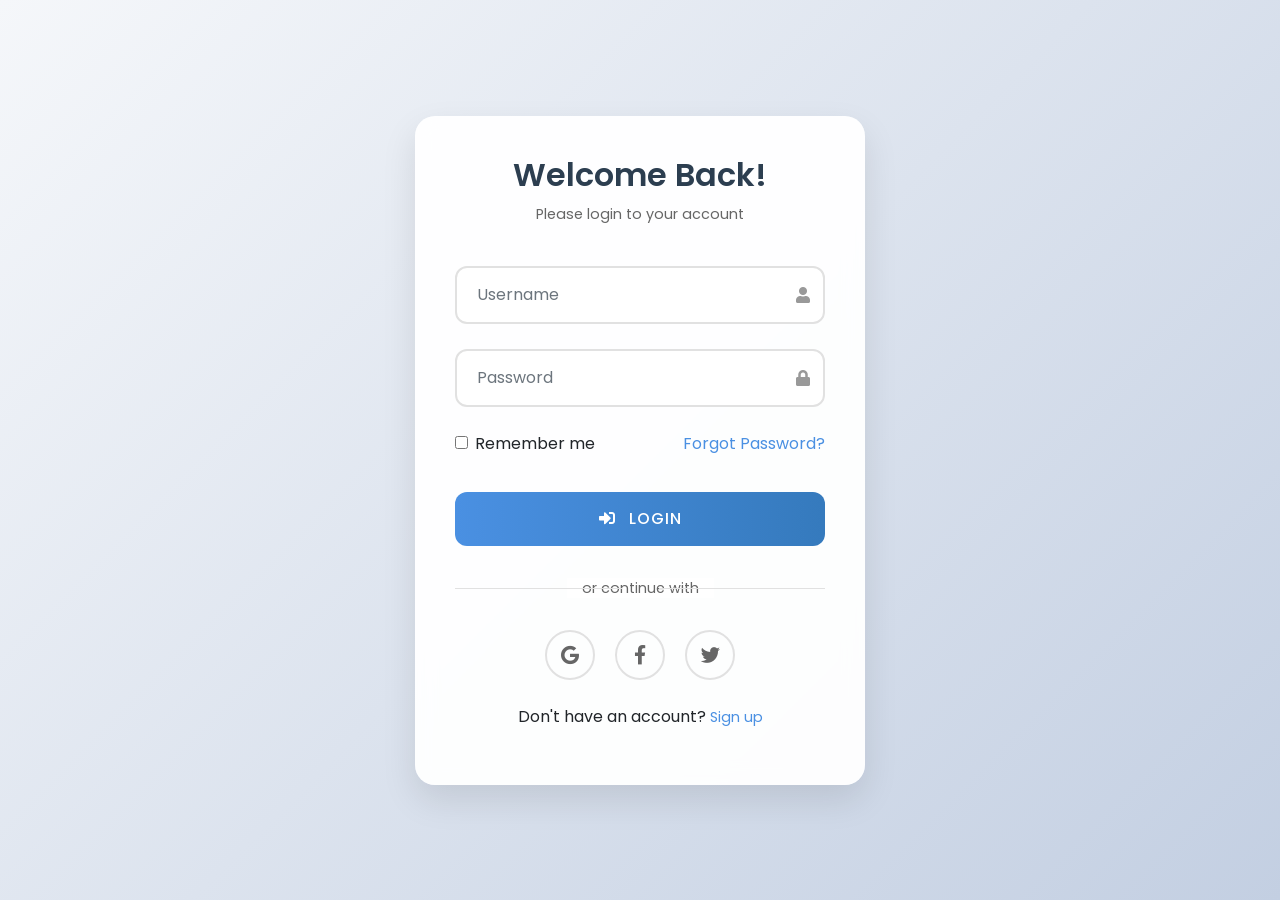
<file: templates/login.html>
<!DOCTYPE html>
<html lang="en">
<head>
    <meta charset="UTF-8">
    <meta name="viewport" content="width=device-width, initial-scale=1.0">
    <title>Login - DocScan Pro</title>
    <link href="https://stackpath.bootstrapcdn.com/bootstrap/4.5.2/css/bootstrap.min.css" rel="stylesheet">
    <link href="https://cdnjs.cloudflare.com/ajax/libs/font-awesome/5.15.4/css/all.min.css" rel="stylesheet">
    <link href="https://fonts.googleapis.com/css2?family=Poppins:wght@300;400;500;600&display=swap" rel="stylesheet">
    <style>
        :root {
            --primary-color: #4a90e2;
            --secondary-color: #2c3e50;
            --success-color: #2ecc71;
            --background-gradient: linear-gradient(135deg, #f5f7fa 0%, #c3cfe2 100%);
        }

        * {
            margin: 0;
            padding: 0;
            box-sizing: border-box;
        }

        body {
            font-family: 'Poppins', sans-serif;
            background: var(--background-gradient);
            min-height: 100vh;
            display: flex;
            align-items: center;
            justify-content: center;
        }

        .login-container {
            width: 100%;
            max-width: 450px;
            padding: 40px;
            background: rgba(255, 255, 255, 0.95);
            border-radius: 20px;
            box-shadow: 0 15px 35px rgba(0, 0, 0, 0.1);
            backdrop-filter: blur(10px);
        }

        .login-header {
            text-align: center;
            margin-bottom: 40px;
        }

        .login-header h2 {
            color: var(--secondary-color);
            font-weight: 600;
            font-size: 2rem;
            margin-bottom: 10px;
        }

        .login-header p {
            color: #666;
            font-size: 0.9rem;
        }

        .form-group {
            margin-bottom: 25px;
            position: relative;
        }

        .form-control {
            height: auto;
            padding: 15px 45px 15px 20px;
            border: 2px solid #e1e1e1;
            border-radius: 12px;
            font-size: 1rem;
            transition: all 0.3s ease;
        }

        .form-control:focus {
            border-color: var(--primary-color);
            box-shadow: 0 0 0 0.2rem rgba(74, 144, 226, 0.25);
        }

        .input-icon {
            position: absolute;
            right: 15px;
            top: 50%;
            transform: translateY(-50%);
            color: #999;
        }

        .btn-login {
            width: 100%;
            padding: 15px;
            background: linear-gradient(to right, var(--primary-color), #357abd);
            border: none;
            border-radius: 12px;
            color: white;
            font-weight: 500;
            font-size: 1rem;
            text-transform: uppercase;
            letter-spacing: 1px;
            transition: all 0.3s ease;
            margin-top: 20px;
        }

        .btn-login:hover {
            transform: translateY(-2px);
            box-shadow: 0 5px 15px rgba(74, 144, 226, 0.4);
        }

        .additional-links {
            text-align: center;
            margin-top: 25px;
        }

        .additional-links a {
            color: var(--primary-color);
            text-decoration: none;
            font-size: 0.9rem;
            transition: color 0.3s ease;
        }

        .additional-links a:hover {
            color: #357abd;
            text-decoration: underline;
        }

        .divider {
            text-align: center;
            margin: 30px 0;
            position: relative;
        }

        .divider::before {
            content: "";
            position: absolute;
            left: 0;
            top: 50%;
            width: 45%;
            height: 1px;
            background: #e1e1e1;
        }

        .divider::after {
            content: "";
            position: absolute;
            right: 0;
            top: 50%;
            width: 45%;
            height: 1px;
            background: #e1e1e1;
        }

        .divider span {
            background: white;
            padding: 0 15px;
            color: #666;
            font-size: 0.9rem;
        }

        .social-login {
            display: flex;
            justify-content: center;
            gap: 20px;
            margin-top: 20px;
        }

        .social-btn {
            width: 50px;
            height: 50px;
            border-radius: 50%;
            display: flex;
            align-items: center;
            justify-content: center;
            border: 2px solid #e1e1e1;
            transition: all 0.3s ease;
            cursor: pointer;
        }

        .social-btn:hover {
            border-color: var(--primary-color);
            transform: translateY(-2px);
        }

        .social-btn i {
            font-size: 1.2rem;
            color: #666;
        }
    </style>
</head>
<body>
    <div class="login-container">
        <div class="login-header">
            <h2>Welcome Back!</h2>
            <p>Please login to your account</p>
        </div>

        <form method="POST">
            <div class="form-group">
                <input type="text" name="username" class="form-control" placeholder="Username" required>
                <i class="fas fa-user input-icon"></i>
            </div>

            <div class="form-group">
                <input type="password" name="password" class="form-control" placeholder="Password" required>
                <i class="fas fa-lock input-icon"></i>
            </div>

            <div class="form-check mb-3">
                <input type="checkbox" class="form-check-input" id="remember">
                <label class="form-check-label" for="remember">Remember me</label>
                <a href="#" style="float: right; color: var(--primary-color);">Forgot Password?</a>
            </div>

            <button type="submit" class="btn btn-login">
                <i class="fas fa-sign-in-alt mr-2"></i> Login
            </button>
        </form>

        <div class="divider">
            <span>or continue with</span>
        </div>

        <div class="social-login">
            <div class="social-btn">
                <i class="fab fa-google"></i>
            </div>
            <div class="social-btn">
                <i class="fab fa-facebook-f"></i>
            </div>
            <div class="social-btn">
                <i class="fab fa-twitter"></i>
            </div>
        </div>

        <div class="additional-links">
            <p>Don't have an account? <a href="/auth/register">Sign up</a></p>
        </div>
    </div>
</body>
</html>
</file>
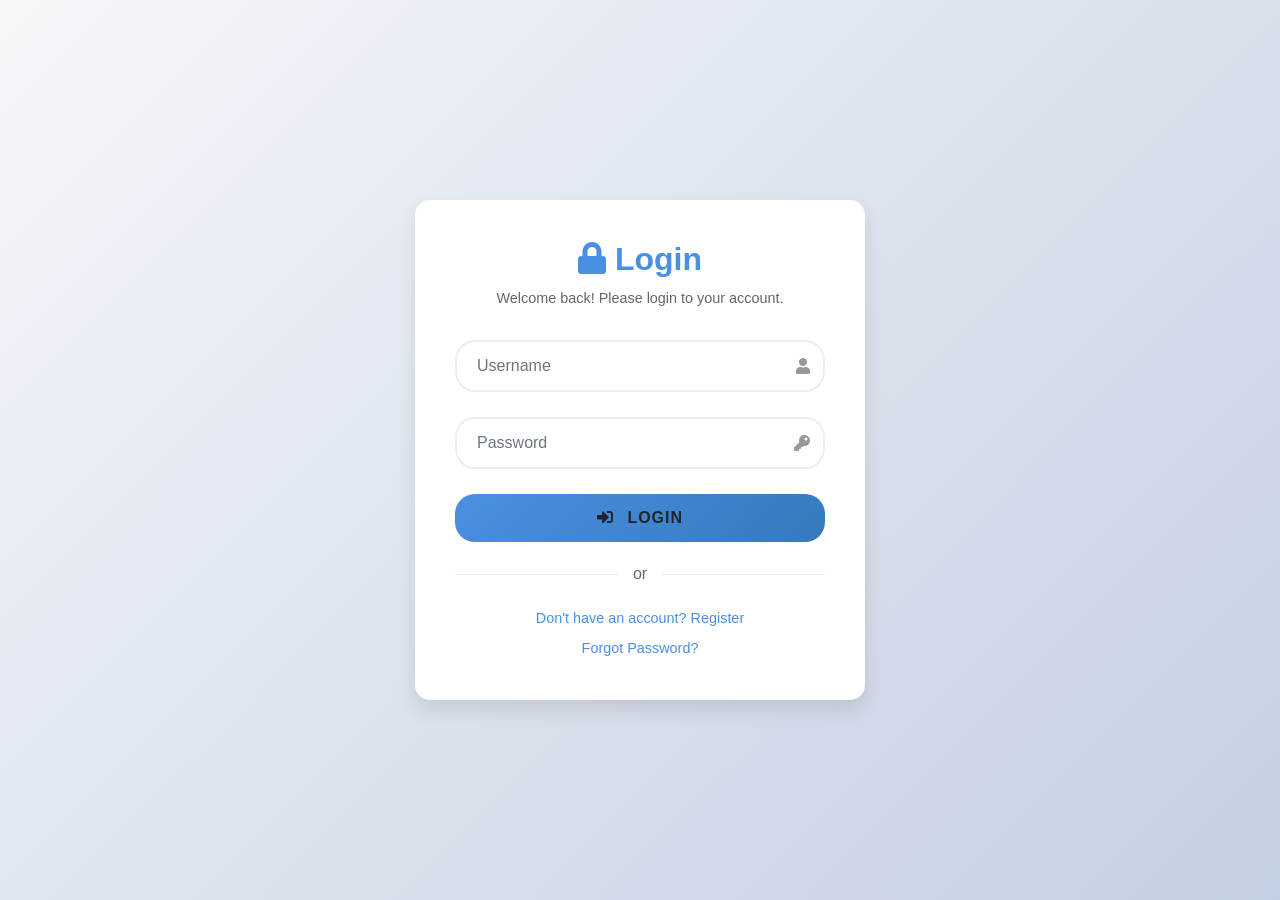
<file: templates/register.html>
<!DOCTYPE html>
<html lang="en">
<head>
    <meta charset="UTF-8">
    <meta name="viewport" content="width=device-width, initial-scale=1.0">
    <title>Login - Document Scanner</title>
    <link href="https://stackpath.bootstrapcdn.com/bootstrap/4.5.2/css/bootstrap.min.css" rel="stylesheet">
    <link href="https://cdnjs.cloudflare.com/ajax/libs/font-awesome/5.15.4/css/all.min.css" rel="stylesheet">
    <style>
        :root {
            --primary-color: #4a90e2;
            --secondary-color: #f8f9fa;
            --text-color: #2c3e50;
            --success-color: #2ecc71;
            --danger-color: #e74c3c;
        }

        body {
            font-family: 'Segoe UI', Tahoma, Geneva, Verdana, sans-serif;
            background: linear-gradient(135deg, #f5f7fa 0%, #c3cfe2 100%);
            min-height: 100vh;
            display: flex;
            align-items: center;
            justify-content: center;
            color: var(--text-color);
        }

        .login-container {
            width: 100%;
            max-width: 450px;
            padding: 40px;
            background-color: white;
            border-radius: 15px;
            box-shadow: 0 10px 20px rgba(0, 0, 0, 0.1);
        }

        .login-header {
            text-align: center;
            margin-bottom: 30px;
        }

        .login-header h2 {
            color: var(--primary-color);
            font-weight: 600;
            margin-bottom: 10px;
        }

        .login-header p {
            color: #666;
            font-size: 0.9em;
        }

        .form-group {
            margin-bottom: 25px;
            position: relative;
        }

        .form-control {
            border-radius: 20px;
            padding: 12px 20px;
            height: auto;
            border: 2px solid #eee;
            transition: all 0.3s ease;
        }

        .form-control:focus {
            border-color: var(--primary-color);
            box-shadow: 0 0 0 0.2rem rgba(74, 144, 226, 0.25);
        }

        .input-icon {
            position: absolute;
            right: 15px;
            top: 50%;
            transform: translateY(-50%);
            color: #999;
        }

        .btn-login {
            background: linear-gradient(135deg, var(--primary-color) 0%, #357abd 100%);
            border: none;
            border-radius: 20px;
            padding: 12px;
            font-weight: 600;
            text-transform: uppercase;
            letter-spacing: 1px;
            transition: all 0.3s ease;
            width: 100%;
        }

        .btn-login:hover {
            transform: translateY(-2px);
            box-shadow: 0 5px 15px rgba(74, 144, 226, 0.4);
        }

        .additional-links {
            text-align: center;
            margin-top: 20px;
        }

        .additional-links a {
            color: var(--primary-color);
            text-decoration: none;
            font-size: 0.9em;
            transition: color 0.3s ease;
        }

        .additional-links a:hover {
            color: #357abd;
        }

        .divider {
            margin: 20px 0;
            text-align: center;
            position: relative;
        }

        .divider:before {
            content: "";
            position: absolute;
            top: 50%;
            left: 0;
            right: 0;
            height: 1px;
            background: #eee;
            z-index: 1;
        }

        .divider span {
            background: white;
            padding: 0 15px;
            color: #666;
            position: relative;
            z-index: 2;
        }
    </style>
</head>
<body>
    <div class="login-container">
        <div class="login-header">
            <h2><i class="fas fa-lock"></i> Login</h2>
            <p>Welcome back! Please login to your account.</p>
        </div>

        <form method="POST">
            <div class="form-group">
                <input type="text" name="username" class="form-control" placeholder="Username" required>
                <i class="fas fa-user input-icon"></i>
            </div>

            <div class="form-group">
                <input type="password" name="password" class="form-control" placeholder="Password" required>
                <i class="fas fa-key input-icon"></i>
            </div>

            <button type="submit" class="btn btn-login">
                <i class="fas fa-sign-in-alt mr-2"></i> Login
            </button>
        </form>

        <div class="divider">
            <span>or</span>
        </div>

        <div class="additional-links">
            <a href="{{ url_for('register') }}">Don't have an account? Register</a>
            <br>
            <a href="#" class="mt-2 d-inline-block">Forgot Password?</a>
        </div>
    </div>

    <script src="https://code.jquery.com/jquery-3.5.1.slim.min.js"></script>
    <script src="https://cdn.jsdelivr.net/npm/@popperjs/core@2.5.4/dist/umd/popper.min.js"></script>
    <script src="https://stackpath.bootstrapcdn.com/bootstrap/4.5.2/js/bootstrap.min.js"></script>
</body>
</html>
</file>
